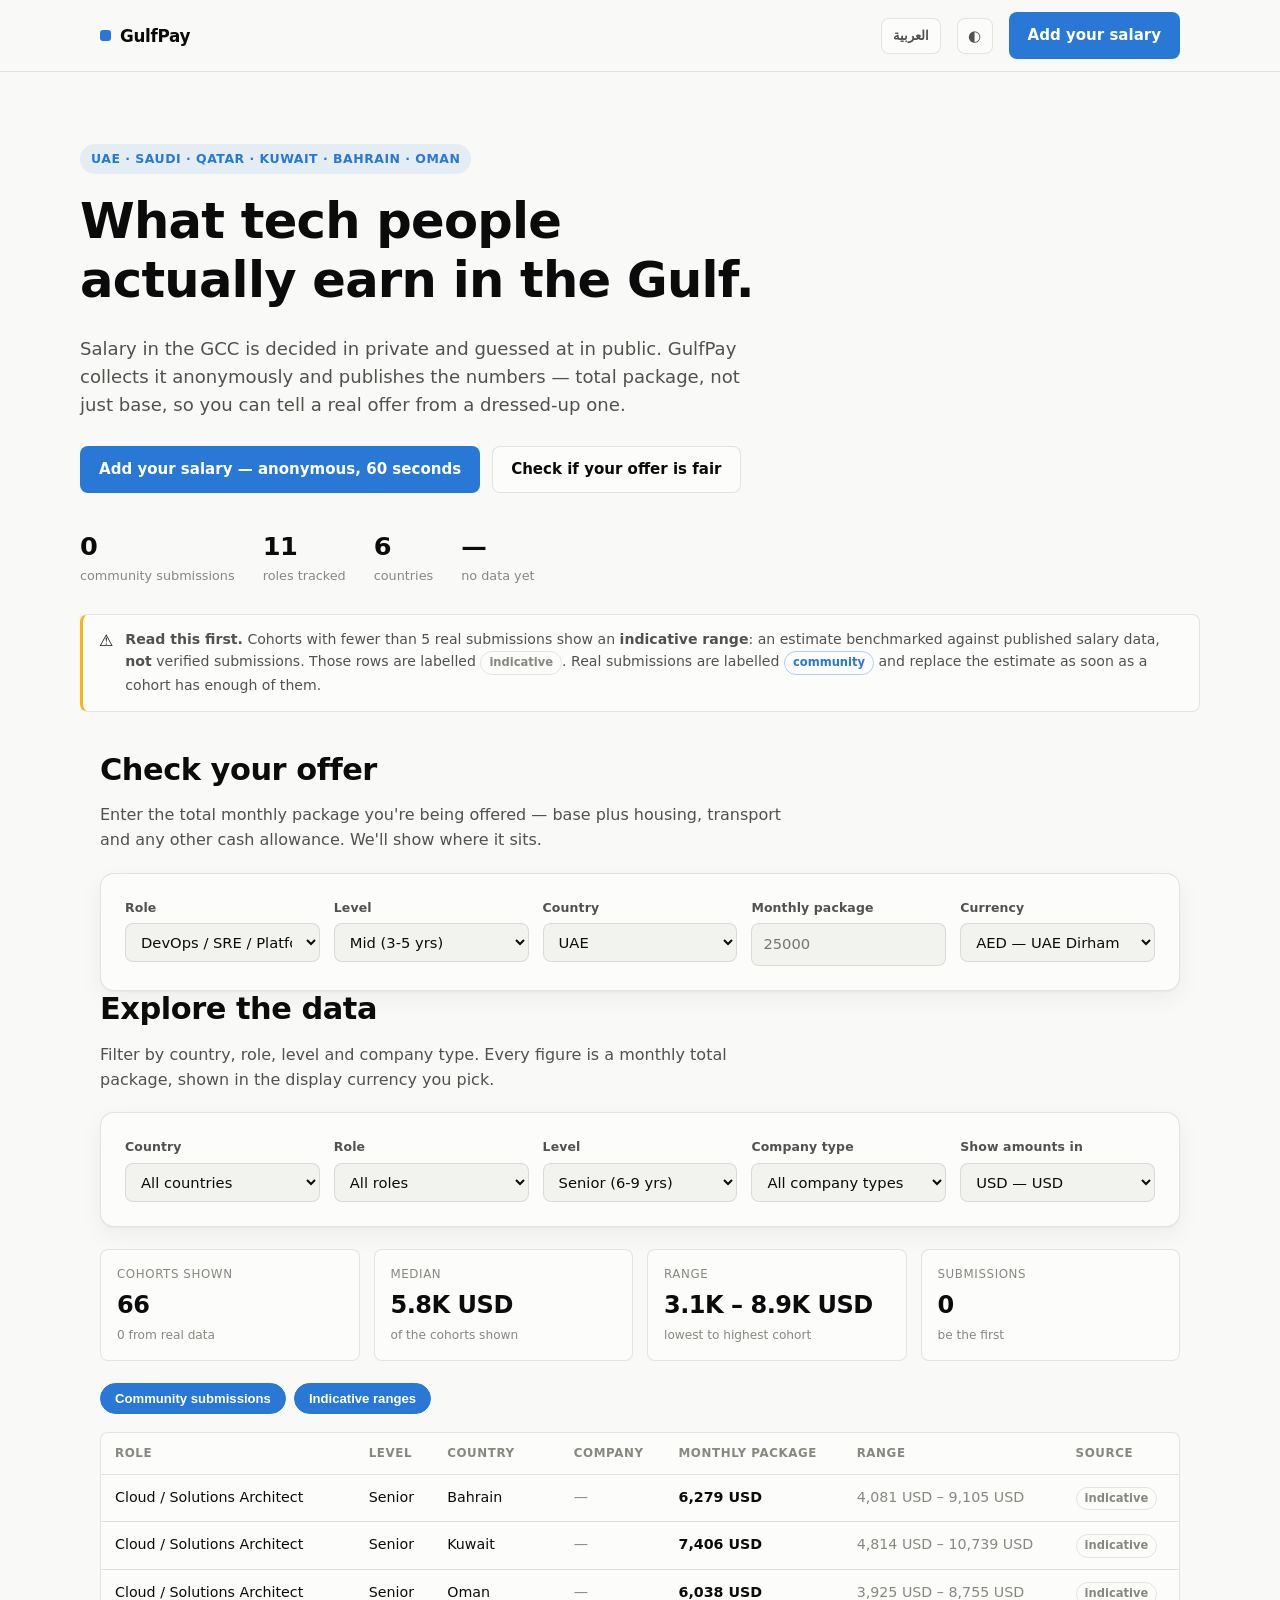
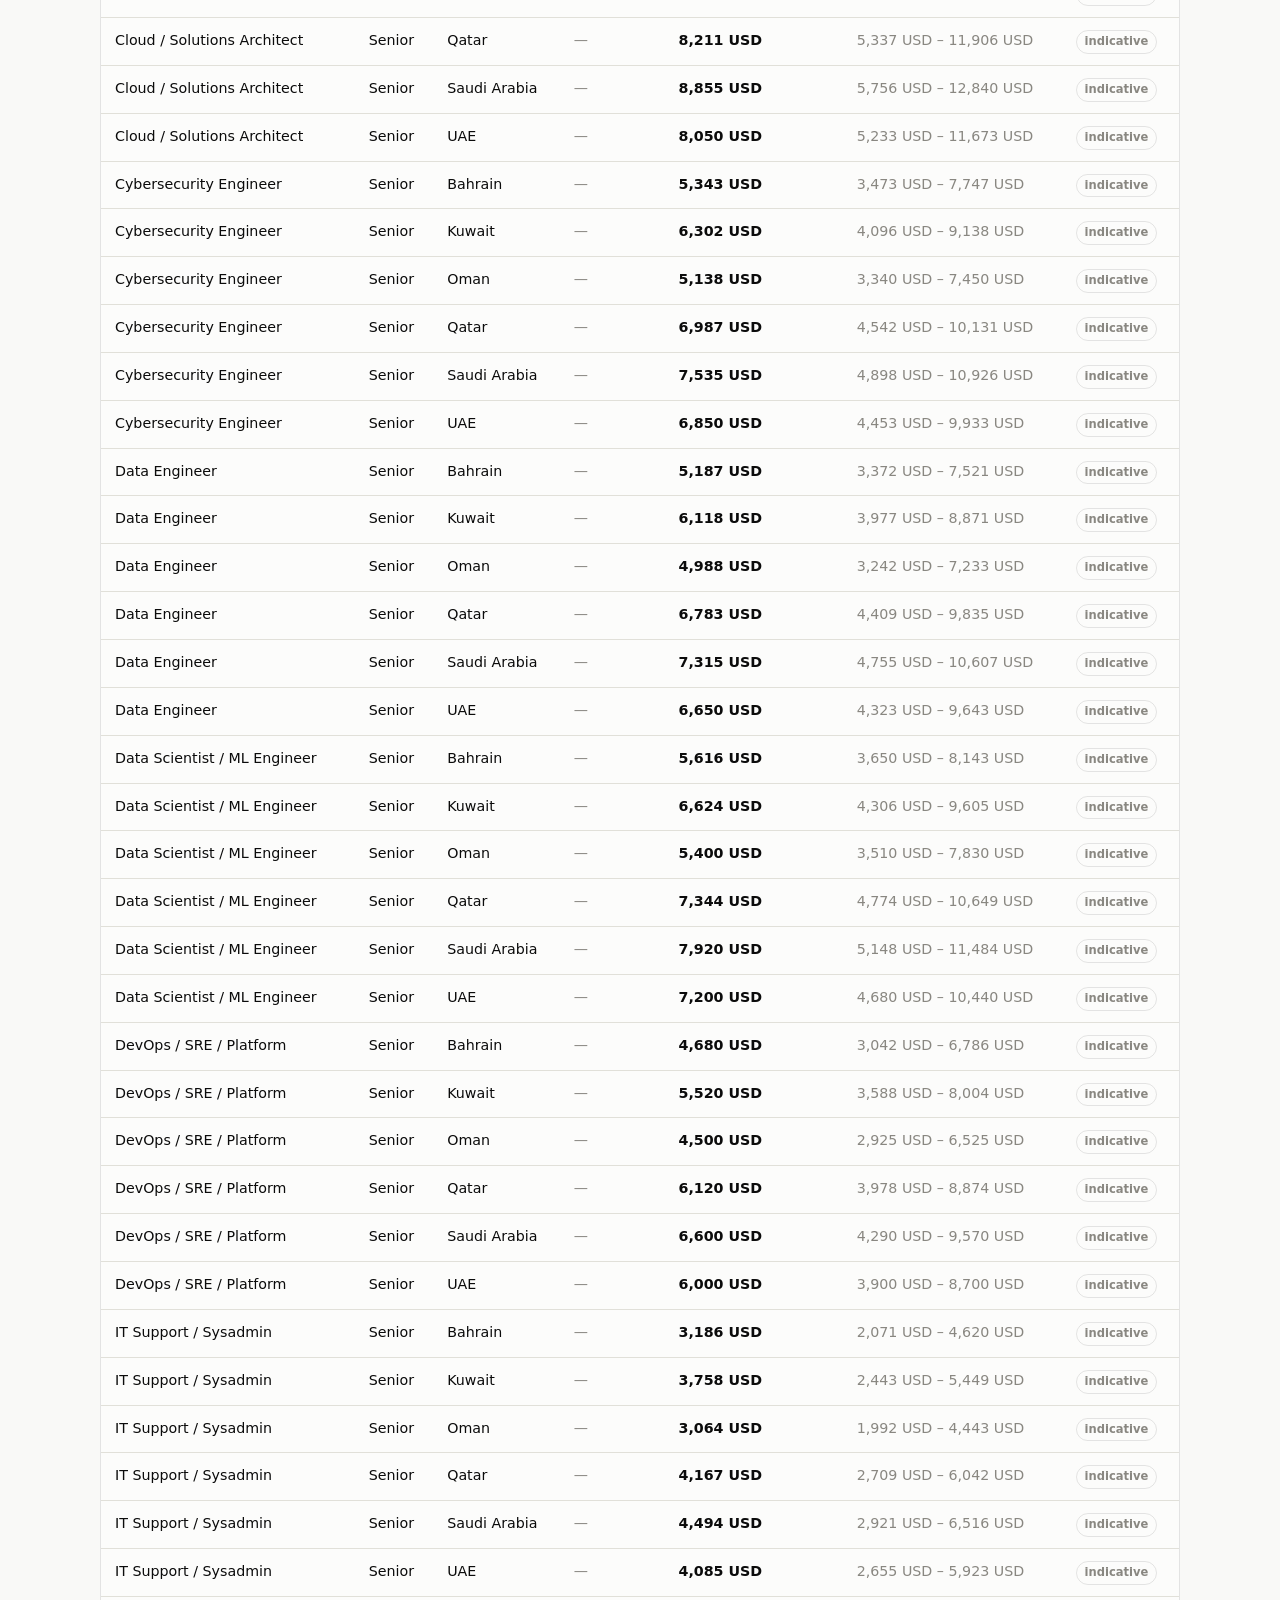
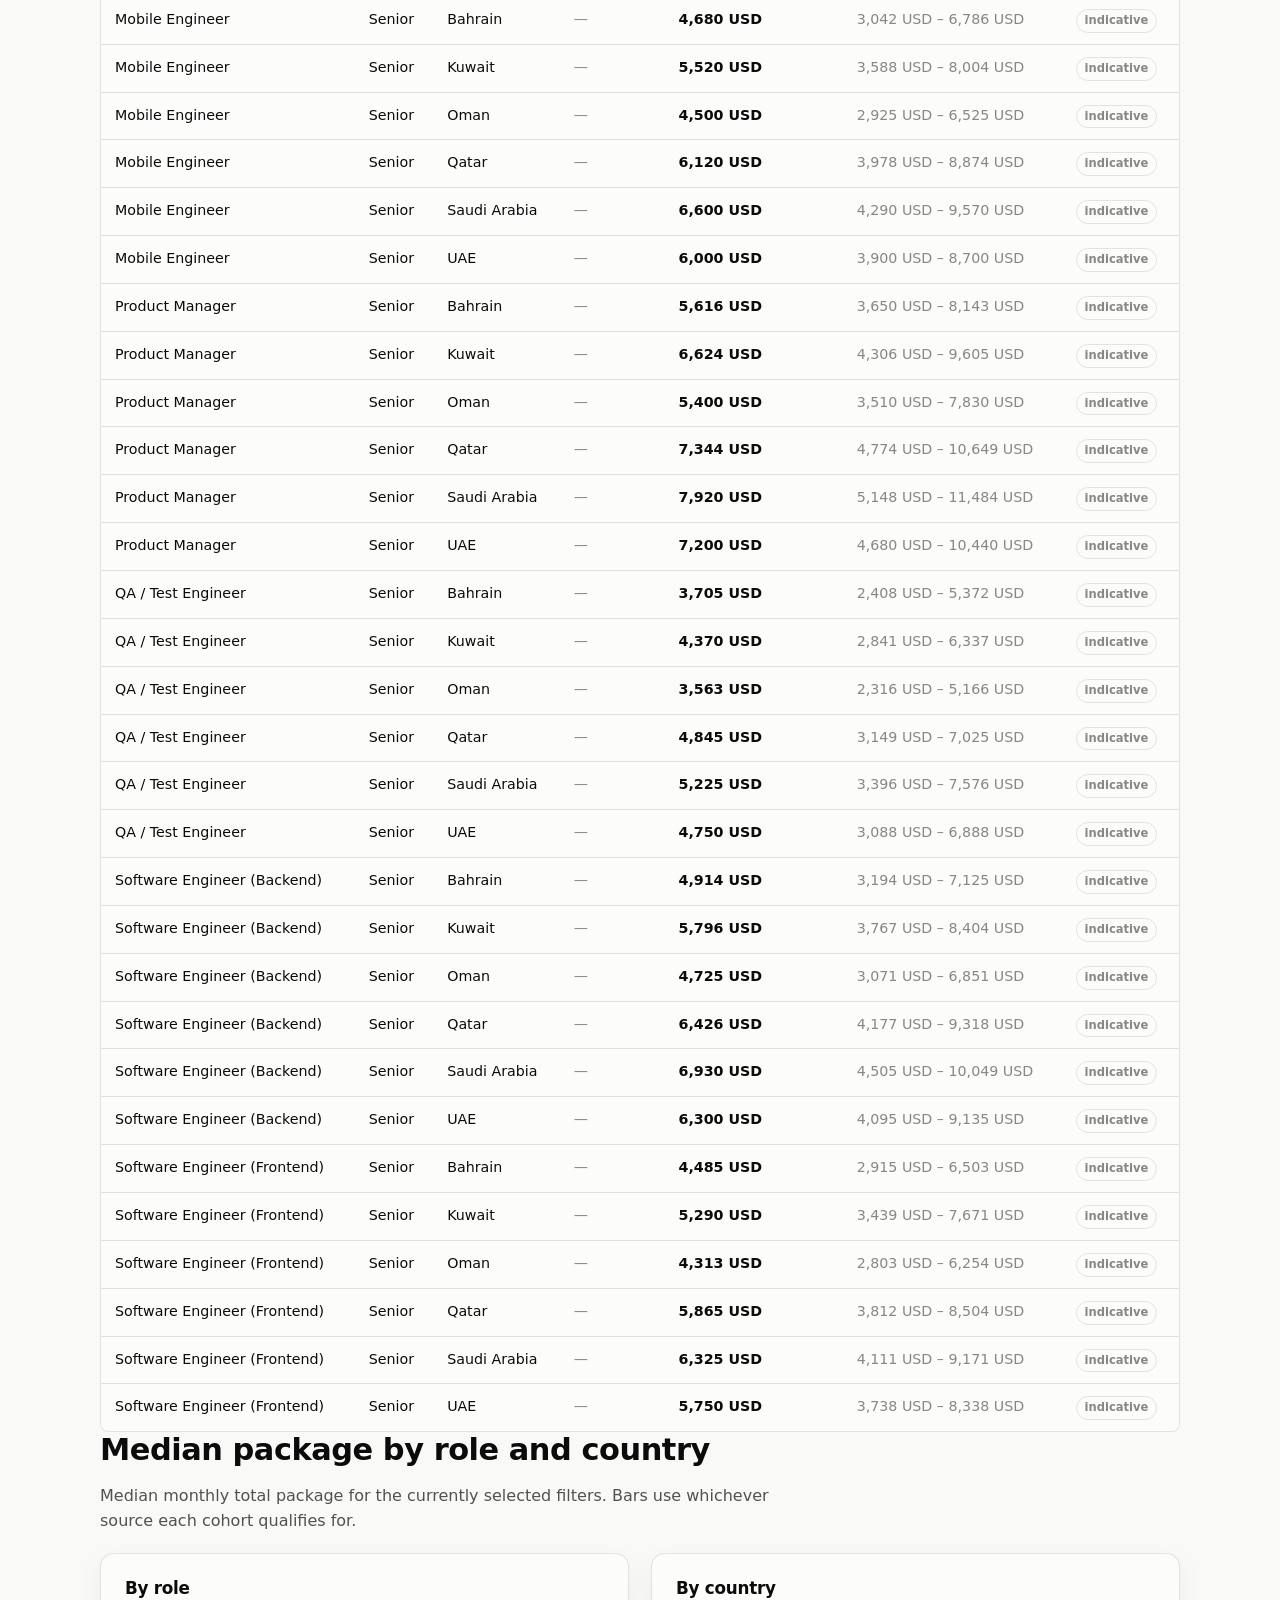
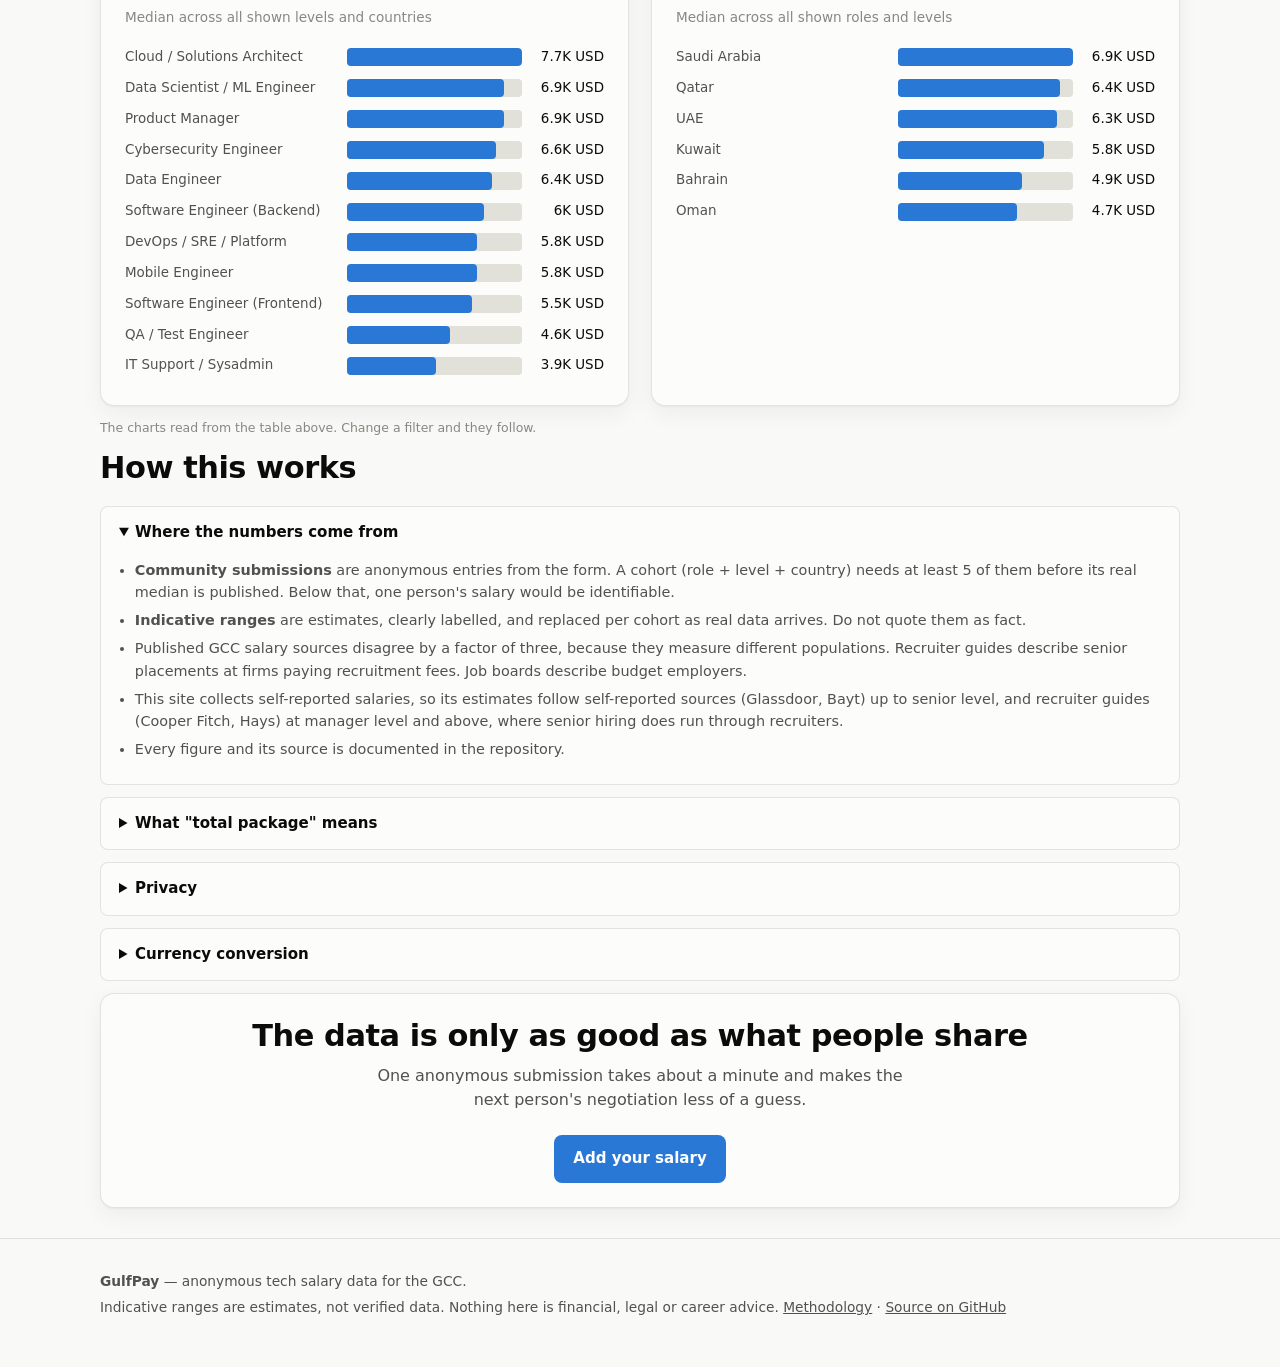
<file: index.html>
<!doctype html>
<html lang="en" dir="ltr">
<head>
<meta charset="utf-8">
<meta name="viewport" content="width=device-width, initial-scale=1">
<title>GulfPay — real tech salaries in the GCC</title>
<meta name="description" content="Crowdsourced tech salary data for the UAE, Saudi Arabia, Qatar, Kuwait, Bahrain and Oman. See what engineers, DevOps, data and product people actually earn — and check whether your offer is fair.">
<link rel="canonical" href="https://ahmed-g-ibra.github.io/gulfpay/">
<meta property="og:url" content="https://ahmed-g-ibra.github.io/gulfpay/">
<meta property="og:title" content="GulfPay — real tech salaries in the GCC">
<meta property="og:description" content="What tech people actually earn in the Gulf. Anonymous, crowdsourced, free.">
<meta property="og:type" content="website">
<meta property="og:site_name" content="GulfPay">
<meta property="og:locale" content="en_US">
<meta property="og:image" content="https://ahmed-g-ibra.github.io/gulfpay/assets/og.jpg">
<meta property="og:image:width" content="1200">
<meta property="og:image:height" content="630">
<meta property="og:image:alt" content="GulfPay — what tech people actually earn in the Gulf">
<meta name="twitter:card" content="summary_large_image">
<meta name="twitter:title" content="GulfPay — real tech salaries in the GCC">
<meta name="twitter:description" content="What tech people actually earn in the Gulf. Anonymous, crowdsourced, free.">
<meta name="twitter:image" content="https://ahmed-g-ibra.github.io/gulfpay/assets/og.jpg">
<link rel="alternate" hreflang="en" href="https://ahmed-g-ibra.github.io/gulfpay/">
<link rel="alternate" hreflang="ar" href="https://ahmed-g-ibra.github.io/gulfpay/?lang=ar">
<link rel="alternate" hreflang="x-default" href="https://ahmed-g-ibra.github.io/gulfpay/">
<link rel="icon" href="data:image/svg+xml,<svg xmlns='http://www.w3.org/2000/svg' viewBox='0 0 100 100'><rect width='100' height='100' rx='22' fill='%232a78d6'/></svg>">
<link rel="stylesheet" href="assets/css/styles.css">
</head>
<body>

<a href="#top" class="skip-link" data-i18n="skip.link">Skip to content</a>

<header class="site">
  <div class="bar">
    <a class="brand" href="#top"><span class="dot"></span> GulfPay</a>
    <span class="spacer"></span>
    <button class="iconbtn langbtn" id="langToggle" aria-label="Switch language">العربية</button>
    <button class="iconbtn" id="themeToggle" aria-label="Switch colour theme" title="Switch theme">◐</button>
    <a class="btn btn-primary" id="ctaHeader" href="#" hidden data-i18n="nav.add">Add your salary</a>
  </div>
</header>

<main id="top">

  <div class="hero wrap">
    <span class="eyebrow" data-i18n="hero.eyebrow">UAE · Saudi · Qatar · Kuwait · Bahrain · Oman</span>
    <h1><span data-i18n="hero.title1">What tech people</span><br><span data-i18n="hero.title2">actually earn in the Gulf.</span></h1>
    <p class="lead" data-i18n="hero.lead">Salary in the GCC is decided in private and guessed at in public.</p>
    <div class="cta">
      <a class="btn btn-primary" id="ctaHero" href="#" hidden data-i18n="hero.cta1">Add your salary — anonymous, 60 seconds</a>
      <a class="btn btn-ghost" href="#check" data-i18n="hero.cta2">Check if your offer is fair</a>
    </div>
    <div class="counter">
      <div><b id="statCount">—</b><span data-i18n="hero.stat1">community submissions</span></div>
      <div><b id="statRoles">11</b><span data-i18n="hero.stat2">roles tracked</span></div>
      <div><b id="statCountries">6</b><span data-i18n="hero.stat3">countries</span></div>
      <div><b id="statUpdated">—</b><span data-i18n="hero.stat4">last updated</span></div>
    </div>
    <div class="notice" id="seedNotice" style="margin-top:28px">
      <span class="ico">⚠︎</span>
      <p data-i18n-html="notice.html"></p>
    </div>
  </div>

  <section class="wrap" id="check">
    <div class="sec-head">
      <h2 data-i18n="check.h2">Check your offer</h2>
      <p data-i18n="check.lead"></p>
    </div>
    <div class="card">
      <div class="grid-fields">
        <div class="field"><label for="cRole" data-i18n="check.role">Role</label><select id="cRole"></select></div>
        <div class="field"><label for="cLevel" data-i18n="check.level">Level</label><select id="cLevel"></select></div>
        <div class="field"><label for="cCountry" data-i18n="check.country">Country</label><select id="cCountry"></select></div>
        <div class="field"><label for="cAmount" data-i18n="check.amount">Monthly package</label><input id="cAmount" type="number" min="0" step="100" placeholder="25000" inputmode="numeric"></div>
        <div class="field"><label for="cCurrency" data-i18n="check.currency">Currency</label><select id="cCurrency"></select></div>
      </div>

      <div class="result" id="cResult" hidden>
        <div class="verdict" id="cVerdict">
          <span class="pct" id="cPct">—</span>
          <span class="label" id="cLabel">—</span>
        </div>
        <p class="small" id="cExplain" style="margin:0"></p>
        <div class="strip" id="cStrip" aria-hidden="true">
          <div class="fill" id="cFill" style="width:0%"></div>
          <div class="you" id="cYou" style="inset-inline-start:0%"></div>
        </div>
        <div class="strip-labels">
          <span data-i18n="check.low">bottom of market</span>
          <span data-i18n="check.mid">median</span>
          <span data-i18n="check.high">top of market</span>
        </div>
        <div class="band" id="cBand">
          <div><span data-i18n="check.p25">25th percentile</span><b id="cP25">—</b></div>
          <div><span data-i18n="check.p50">Median</span><b id="cP50">—</b></div>
          <div><span data-i18n="check.p75">75th percentile</span><b id="cP75">—</b></div>
        </div>
        <p class="small muted" id="cBasis" style="margin:14px 0 0"></p>
      </div>
    </div>
  </section>

  <section class="wrap" id="explore">
    <div class="sec-head">
      <h2 data-i18n="explore.h2">Explore the data</h2>
      <p data-i18n="explore.lead"></p>
    </div>

    <div class="card" style="margin-bottom:22px">
      <div class="grid-fields">
        <div class="field"><label for="fCountry" data-i18n="check.country">Country</label><select id="fCountry"></select></div>
        <div class="field"><label for="fRole" data-i18n="check.role">Role</label><select id="fRole"></select></div>
        <div class="field"><label for="fLevel" data-i18n="check.level">Level</label><select id="fLevel"></select></div>
        <div class="field"><label for="fCompany" data-i18n="explore.company">Company type</label><select id="fCompany"></select></div>
        <div class="field"><label for="fDisplay" data-i18n="explore.display">Show amounts in</label><select id="fDisplay"></select></div>
      </div>
    </div>

    <div class="tiles" id="tiles"></div>

    <div class="toggle-row">
      <button class="chip" id="chipCommunity" aria-pressed="true" data-i18n="explore.chipCommunity">Community submissions</button>
      <button class="chip" id="chipRef" aria-pressed="true" data-i18n="explore.chipRef">Indicative ranges</button>
    </div>

    <div class="table-scroll">
      <table id="dataTable">
        <caption class="sr-only" data-i18n="table.caption">Median monthly total package by role, level and country</caption>
        <thead>
          <tr>
            <th scope="col" data-i18n="th.role">Role</th>
            <th scope="col" data-i18n="th.level">Level</th>
            <th scope="col" data-i18n="th.country">Country</th>
            <th scope="col" data-i18n="th.company">Company</th>
            <th scope="col" class="num" data-i18n="th.package">Monthly package</th>
            <th scope="col" class="num" data-i18n="th.range">Range</th>
            <th scope="col" data-i18n="th.source">Source</th>
          </tr>
        </thead>
        <tbody id="tbody"></tbody>
      </table>
      <div class="empty" id="emptyState" hidden data-i18n="explore.empty">No rows match these filters.</div>
    </div>
  </section>

  <section class="wrap" id="charts">
    <div class="sec-head">
      <h2 data-i18n="charts.h2">Median package by role and country</h2>
      <p data-i18n="charts.lead"></p>
    </div>
    <div class="two-col">
      <div class="card">
        <h3 data-i18n="charts.byRole">By role</h3>
        <p class="small muted" id="chartRoleSub" style="margin-bottom:14px"></p>
        <div class="chart" id="chartRole"></div>
      </div>
      <div class="card">
        <h3 data-i18n="charts.byCountry">By country</h3>
        <p class="small muted" id="chartCountrySub" style="margin-bottom:14px"></p>
        <div class="chart" id="chartCountry"></div>
      </div>
    </div>
    <p class="chart-note" data-i18n="charts.note"></p>
  </section>

  <section class="wrap" id="method">
    <div class="sec-head"><h2 data-i18n="method.h2">How this works</h2></div>
    <details class="method" open>
      <summary data-i18n="method.s1">Where the numbers come from</summary>
      <div class="body" data-i18n-html="method.b1"></div>
    </details>
    <details class="method">
      <summary data-i18n="method.s2">What "total package" means</summary>
      <div class="body" data-i18n-html="method.b2"></div>
    </details>
    <details class="method">
      <summary data-i18n="method.s3">Privacy</summary>
      <div class="body" data-i18n-html="method.b3"></div>
    </details>
    <details class="method">
      <summary data-i18n="method.s4">Currency conversion</summary>
      <div class="body" data-i18n-html="method.b4"></div>
    </details>
  </section>

  <section class="wrap" id="contribute">
    <div class="card" style="text-align:center">
      <h2 style="margin-bottom:.3em" data-i18n="contribute.h2">The data is only as good as what people share</h2>
      <p style="max-width:52ch;margin:0 auto 22px" data-i18n="contribute.lead"></p>
      <a class="btn btn-primary" id="ctaFooter" href="#" hidden data-i18n="nav.add">Add your salary</a>
      <p class="small muted" id="noFormHint" data-i18n="contribute.hint"></p>
    </div>
  </section>

</main>

<footer class="site">
  <div class="wrap">
    <p style="margin:0 0 .4em"><b data-i18n="footer.1">GulfPay</b> <span data-i18n="footer.2">— anonymous tech salary data for the GCC.</span></p>
    <p style="margin:0">
      <span data-i18n="footer.3"></span>
      <a href="#method" data-i18n="footer.method">Methodology</a><span id="repoWrap" hidden> · <a id="repoLink" href="#" data-i18n="footer.source">Source on GitHub</a></span>
    </p>
  </div>
</footer>

<script type="module" src="assets/js/app.js"></script>
</body>
</html>
</file>
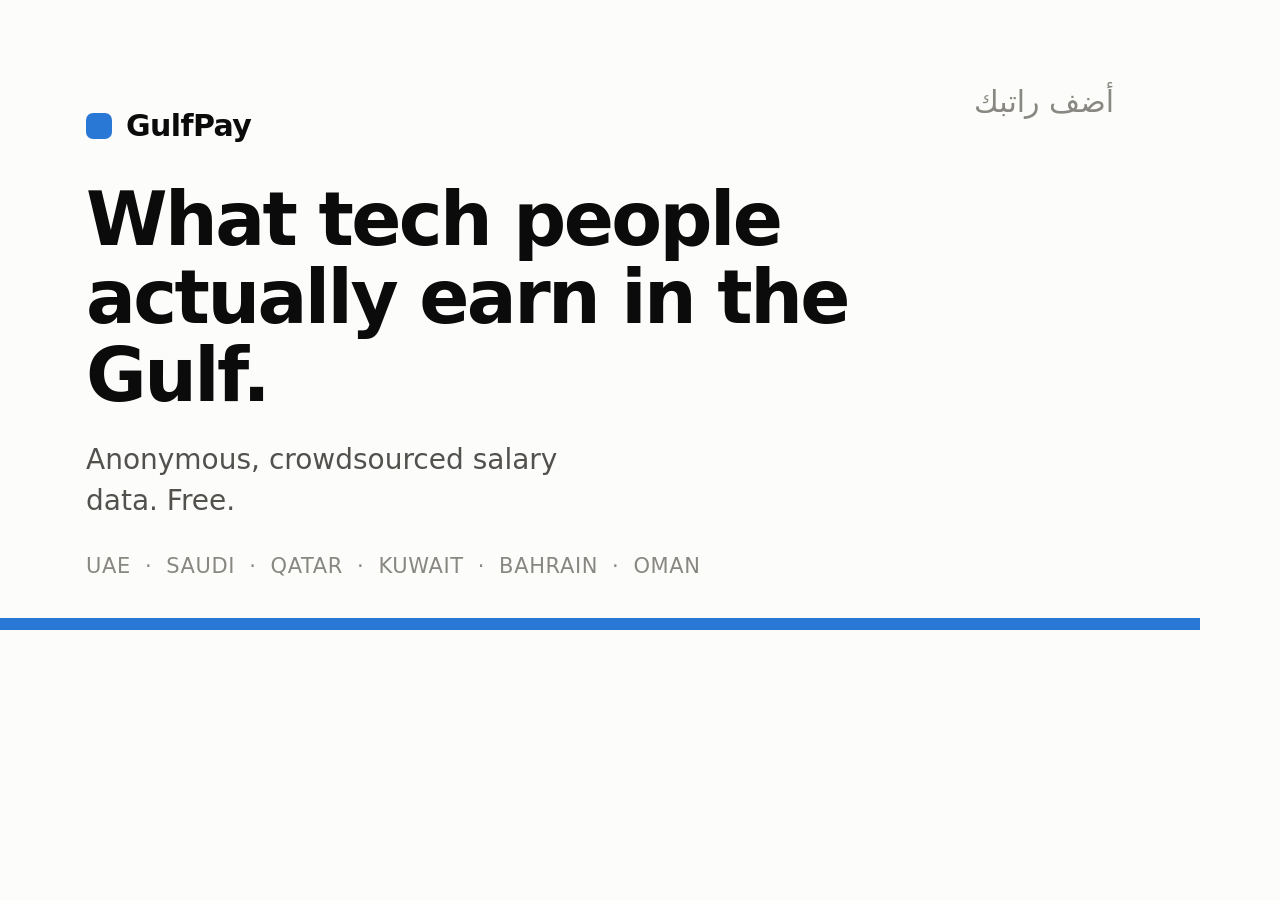
<file: assets/og.html>
<!doctype html>
<html lang="en"><head><meta charset="utf-8">
<title>GulfPay social card</title>
<style>
  html,body{margin:0;padding:0}
  body{width:1200px;height:630px;background:#fcfcfb;color:#0b0b0b;
       font-family:system-ui,-apple-system,"Segoe UI",Roboto,sans-serif;
       display:flex;flex-direction:column;justify-content:center;
       padding:0 86px;box-sizing:border-box;position:relative}
  .brand{display:flex;align-items:center;gap:14px;font-size:30px;font-weight:700;letter-spacing:-.02em;margin-bottom:38px}
  .dot{width:26px;height:26px;border-radius:7px;background:#2a78d6}
  h1{font-size:74px;line-height:1.05;letter-spacing:-.035em;margin:0 0 26px;font-weight:700;max-width:16ch}
  p{font-size:28px;line-height:1.45;color:#52514e;margin:0;max-width:30ch}
  .bar{position:absolute;left:0;right:0;bottom:0;height:12px;background:#2a78d6}
  .countries{position:absolute;bottom:52px;left:86px;display:flex;gap:14px;font-size:21px;color:#898781;letter-spacing:.03em}
  .ar{position:absolute;top:84px;right:86px;font-size:30px;color:#898781;direction:rtl;text-align:right}
</style></head>
<body>
  <div class="brand"><span class="dot"></span>GulfPay</div>
  <div class="ar">أضف راتبك</div>
  <h1>What tech people actually earn in the Gulf.</h1>
  <p>Anonymous, crowdsourced salary data. Free.</p>
  <div class="countries"><span>UAE</span><span>·</span><span>SAUDI</span><span>·</span><span>QATAR</span><span>·</span><span>KUWAIT</span><span>·</span><span>BAHRAIN</span><span>·</span><span>OMAN</span></div>
  <div class="bar"></div>
</body></html>
</file>
<file: assets/css/styles.css>
/* GulfPay — tokens follow the validated reference palette (light + dark are
   both selected sets, not an automatic flip). */
:root {
  color-scheme: light;
  --page:           #f9f9f7;
  --surface:        #fcfcfb;
  --surface-sunk:   #f2f2ee;
  --ink:            #0b0b0b;
  --ink-2:          #52514e;
  --ink-muted:      #898781;
  --grid:           #e1e0d9;
  --axis:           #c3c2b7;
  --border:         rgba(11,11,11,0.10);
  --series-1:       #2a78d6;
  --series-1-soft:  #cde2fb;
  --series-2:       #eb6834;
  --good:           #0ca30c;
  --warning:        #fab219;
  --serious:        #ec835a;
  --critical:       #d03b3b;
  --radius:         14px;
  --radius-sm:      8px;
  --maxw:           1120px;
  --font: system-ui, -apple-system, "Segoe UI", Roboto, "Noto Sans Arabic", "Geeza Pro", Tahoma, sans-serif;
  --shadow: 0 1px 2px rgba(11,11,11,.04), 0 8px 24px rgba(11,11,11,.05);
}
@media (prefers-color-scheme: dark) {
  :root:where(:not([data-theme="light"])) {
    color-scheme: dark;
    --page:         #0d0d0d;
    --surface:      #1a1a19;
    --surface-sunk: #141413;
    --ink:          #f0efec;
    --ink-2:        #c3c2b7;
    --ink-muted:    #898781;
    --grid:         #2c2c2a;
    --axis:         #383835;
    --border:       rgba(255,255,255,0.10);
    --series-1:     #3987e5;
    --series-1-soft:#184f95;
    --series-2:     #d95926;
    --shadow: 0 1px 2px rgba(0,0,0,.4), 0 8px 24px rgba(0,0,0,.35);
  }
}
:root[data-theme="dark"] {
  color-scheme: dark;
  --page:         #0d0d0d;
  --surface:      #1a1a19;
  --surface-sunk: #141413;
  --ink:          #f0efec;
  --ink-2:        #c3c2b7;
  --ink-muted:    #898781;
  --grid:         #2c2c2a;
  --axis:         #383835;
  --border:       rgba(255,255,255,0.10);
  --series-1:     #3987e5;
  --series-1-soft:#184f95;
  --series-2:     #d95926;
  --shadow: 0 1px 2px rgba(0,0,0,.4), 0 8px 24px rgba(0,0,0,.35);
}

* { box-sizing: border-box; }
html { scroll-behavior: smooth; }
body {
  margin: 0;
  background: var(--page);
  color: var(--ink);
  font-family: var(--font);
  font-size: 16px;
  line-height: 1.55;
  -webkit-font-smoothing: antialiased;
}
.wrap { max-width: var(--maxw); margin: 0 auto; padding: 0 20px; }
a { color: var(--series-1); }
h1, h2, h3 { line-height: 1.2; letter-spacing: -0.015em; margin: 0 0 .5em; }
h1 { font-size: clamp(2rem, 5vw, 3.1rem); font-weight: 700; }
h2 { font-size: clamp(1.4rem, 3vw, 1.9rem); font-weight: 650; }
h3 { font-size: 1.05rem; font-weight: 640; }
p  { margin: 0 0 1em; color: var(--ink-2); }
.small { font-size: .85rem; }
.muted { color: var(--ink-muted); }

/* ---------- header ---------- */
header.site {
  position: sticky; top: 0; z-index: 50;
  background: color-mix(in srgb, var(--page) 88%, transparent);
  backdrop-filter: saturate(180%) blur(12px);
  border-bottom: 1px solid var(--border);
}
header.site .bar {
  max-width: var(--maxw); margin: 0 auto; padding: 12px 20px;
  display: flex; align-items: center; gap: 16px;
}
.brand { display: flex; align-items: center; gap: 9px; font-weight: 700; letter-spacing: -.02em; font-size: 1.05rem; color: var(--ink); text-decoration: none; }
.brand .dot { width: 11px; height: 11px; border-radius: 3px; background: var(--series-1); }
.spacer { flex: 1; }
.iconbtn {
  background: var(--surface); border: 1px solid var(--border); color: var(--ink-2);
  width: 36px; height: 36px; border-radius: var(--radius-sm); cursor: pointer;
  display: grid; place-items: center; font-size: 15px;
}
.iconbtn:hover { color: var(--ink); }

/* ---------- buttons ---------- */
.btn {
  display: inline-flex; align-items: center; gap: 8px; justify-content: center;
  padding: 11px 18px; border-radius: var(--radius-sm); font-weight: 600; font-size: .94rem;
  text-decoration: none; cursor: pointer; border: 1px solid transparent; transition: .15s;
}
.btn-primary { background: var(--series-1); color: #fff; }
.btn-primary:hover { filter: brightness(1.08); }
.btn-ghost { background: var(--surface); color: var(--ink); border-color: var(--border); }
.btn-ghost:hover { border-color: var(--axis); }
.btn[hidden] { display: none; }

/* ---------- hero ---------- */
.hero { padding: 72px 0 40px; }
.hero .eyebrow {
  display: inline-flex; align-items: center; gap: 8px; font-size: .78rem; font-weight: 600;
  letter-spacing: .04em; text-transform: uppercase; color: var(--series-1);
  background: color-mix(in srgb, var(--series-1) 10%, transparent);
  padding: 5px 11px; border-radius: 999px; margin-bottom: 18px;
}
.hero p.lead { font-size: 1.13rem; max-width: 60ch; }
.hero .cta { display: flex; gap: 12px; flex-wrap: wrap; margin-top: 26px; }
.counter { display: flex; gap: 28px; margin-top: 34px; flex-wrap: wrap; }
.counter div { display: flex; flex-direction: column; }
.counter b { font-size: 1.6rem; font-weight: 700; letter-spacing: -.02em; }
.counter span { font-size: .8rem; color: var(--ink-muted); }

/* ---------- notice ---------- */
.notice {
  display: flex; gap: 12px; align-items: flex-start;
  background: var(--surface); border: 1px solid var(--border);
  border-inline-start: 3px solid var(--warning);
  border-radius: var(--radius-sm); padding: 14px 16px; margin: 8px 0 0;
}
.notice .ico { flex: none; font-size: 1rem; line-height: 1.5; }
.notice p { margin: 0; font-size: .88rem; }

/* ---------- cards / sections ---------- */
section { padding: 46px 0; }
.card {
  background: var(--surface); border: 1px solid var(--border);
  border-radius: var(--radius); padding: 24px; box-shadow: var(--shadow);
}
.sec-head { margin-bottom: 20px; }
.sec-head p { margin: 0; max-width: 68ch; }

/* ---------- form controls ---------- */
.field { display: flex; flex-direction: column; gap: 6px; }
.field label { font-size: .78rem; font-weight: 600; color: var(--ink-2); letter-spacing: .01em; }
select, input[type="number"], input[type="text"] {
  font: inherit; font-size: .92rem; color: var(--ink);
  background: var(--surface-sunk); border: 1px solid var(--border);
  border-radius: var(--radius-sm); padding: 9px 11px; width: 100%;
}
select:focus, input:focus { outline: 2px solid var(--series-1); outline-offset: 1px; }
.grid-fields { display: grid; grid-template-columns: repeat(auto-fit, minmax(160px, 1fr)); gap: 14px; }

/* ---------- calculator result ---------- */
.result { margin-top: 22px; border-top: 1px solid var(--border); padding-top: 22px; }
.result[hidden] { display: none; }
.verdict { display: flex; align-items: baseline; gap: 12px; flex-wrap: wrap; margin-bottom: 6px; }
.verdict .pct { font-size: 2.6rem; font-weight: 700; letter-spacing: -.03em; }
.verdict .label { font-size: 1.05rem; font-weight: 640; }
.verdict .label::before { content: "● "; }
.v-strong  .label, .v-good .label { color: var(--good); }
.v-fair    .label { color: var(--ink-2); }
.v-low     .label { color: var(--serious); }
.v-verylow .label { color: var(--critical); }

/* percentile strip */
.strip { position: relative; height: 10px; border-radius: 999px; background: var(--grid); margin: 20px 0 8px; }
.strip .fill { position: absolute; inset-block: 0; inset-inline-start: 0; border-radius: 999px; background: var(--series-1-soft); }
.strip .you {
  position: absolute; top: -5px; inset-inline-start: 0; width: 4px; height: 20px; border-radius: 2px;
  background: var(--series-1); box-shadow: 0 0 0 2px var(--surface);
}
.strip-labels { display: flex; justify-content: space-between; font-size: .75rem; color: var(--ink-muted); }
.band { display: grid; grid-template-columns: repeat(3, 1fr); gap: 12px; margin-top: 18px; }
.band div { background: var(--surface-sunk); border-radius: var(--radius-sm); padding: 11px 13px; }
.band span { display: block; font-size: .74rem; color: var(--ink-muted); text-transform: uppercase; letter-spacing: .05em; }
.band b { font-size: 1.1rem; font-variant-numeric: tabular-nums; }

/* ---------- stat tiles ---------- */
.tiles { display: grid; grid-template-columns: repeat(auto-fit, minmax(150px, 1fr)); gap: 14px; margin-bottom: 22px; }
.tile { background: var(--surface); border: 1px solid var(--border); border-radius: var(--radius-sm); padding: 15px 16px; }
.tile span { display: block; font-size: .74rem; color: var(--ink-muted); text-transform: uppercase; letter-spacing: .05em; margin-bottom: 4px; }
.tile b { font-size: 1.5rem; font-weight: 700; letter-spacing: -.02em; }
.tile small { display: block; color: var(--ink-muted); font-size: .76rem; margin-top: 2px; }

/* ---------- table ---------- */
.table-scroll { overflow-x: auto; border: 1px solid var(--border); border-radius: var(--radius-sm); background: var(--surface); }
table { width: 100%; border-collapse: collapse; font-size: .89rem; min-width: 760px; }
thead th {
  text-align: start; font-size: .74rem; text-transform: uppercase; letter-spacing: .05em;
  color: var(--ink-muted); font-weight: 600; padding: 11px 14px;
  border-bottom: 1px solid var(--grid); white-space: nowrap; background: var(--surface);
  position: sticky; top: 0;
}
tbody td { padding: 11px 14px; border-bottom: 1px solid var(--grid); vertical-align: top; }
tbody tr:last-child td { border-bottom: 0; }
tbody tr:hover { background: var(--surface-sunk); }
td.num { font-variant-numeric: tabular-nums; white-space: nowrap; }
.pill {
  display: inline-block; font-size: .72rem; font-weight: 600; padding: 2px 8px;
  border-radius: 999px; border: 1px solid var(--border); color: var(--ink-2); white-space: nowrap;
}
.pill.ref { color: var(--ink-muted); }
.pill.community { color: var(--series-1); border-color: color-mix(in srgb, var(--series-1) 35%, transparent); }
.empty { padding: 40px 20px; text-align: center; color: var(--ink-muted); }

/* ---------- chart ---------- */
.chart { margin-top: 10px; }
.chart .row { display: grid; grid-template-columns: minmax(130px, 210px) 1fr auto; align-items: center; gap: 12px; padding: 5px 0; }
.chart .rl { font-size: .84rem; color: var(--ink-2); overflow: hidden; text-overflow: ellipsis; white-space: nowrap; }
.chart .track { position: relative; height: 18px; background: var(--grid); border-radius: 4px; overflow: hidden; }
.chart .bar { position: absolute; inset-inline-start: 0; top: 0; bottom: 0; background: var(--series-1); border-start-end-radius: 4px; border-end-end-radius: 4px; transition: width .4s ease; }
.chart .rv { font-size: .84rem; font-variant-numeric: tabular-nums; color: var(--ink); min-width: 70px; text-align: end; }
.chart .row:hover .bar { filter: brightness(1.12); }
.chart-note { font-size: .78rem; color: var(--ink-muted); margin-top: 12px; }
.two-col { display: grid; grid-template-columns: repeat(auto-fit, minmax(330px, 1fr)); gap: 22px; }

/* ---------- misc ---------- */
.toggle-row { display: flex; gap: 8px; flex-wrap: wrap; margin-bottom: 18px; }
.chip {
  font-size: .82rem; font-weight: 600; padding: 7px 14px; border-radius: 999px;
  border: 1px solid var(--border); background: var(--surface); color: var(--ink-2); cursor: pointer;
}
.chip[aria-pressed="true"] { background: var(--series-1); color: #fff; border-color: var(--series-1); }
details.method { border: 1px solid var(--border); border-radius: var(--radius-sm); background: var(--surface); padding: 0; margin-bottom: 12px; }
details.method summary { cursor: pointer; padding: 14px 18px; font-weight: 600; font-size: .94rem; }
details.method .body { padding: 0 18px 18px; font-size: .9rem; color: var(--ink-2); }
details.method .body ul { margin: 0 0 0 1.1em; padding: 0; }
details.method .body li { margin-bottom: .4em; }
footer.site { border-top: 1px solid var(--border); padding: 32px 0 48px; margin-top: 30px; font-size: .86rem; color: var(--ink-muted); }
footer.site a { color: var(--ink-2); }
.sr-only { position: absolute; width: 1px; height: 1px; padding: 0; margin: -1px; overflow: hidden; clip: rect(0,0,0,0); white-space: nowrap; border: 0; }
@media (max-width: 620px) {
  .hero { padding: 48px 0 28px; }
  .chart .row { grid-template-columns: minmax(96px, 130px) 1fr auto; }
  .band { grid-template-columns: 1fr; }
}


/* ---------- language toggle & RTL ---------- */
.iconbtn.langbtn { width: auto; padding: 0 11px; font-size: .82rem; font-weight: 600; }

[dir="rtl"] body { letter-spacing: 0; }
/* Arabic script has no uppercase, and letter-spacing breaks its joins. */
[dir="rtl"] .eyebrow,
[dir="rtl"] .tile span,
[dir="rtl"] .band span,
[dir="rtl"] thead th { text-transform: none; letter-spacing: 0; }
[dir="rtl"] h1, [dir="rtl"] h2, [dir="rtl"] h3 { letter-spacing: 0; }

/* Numbers stay left-to-right inside right-to-left text. */
[dir="rtl"] td.num,
[dir="rtl"] .chart .rv,
[dir="rtl"] .band b,
[dir="rtl"] .counter b,
[dir="rtl"] .tile b,
[dir="rtl"] .verdict .pct { direction: ltr; unicode-bidi: isolate; }
[dir="rtl"] td.num, [dir="rtl"] .chart .rv { text-align: end; }

/* The verdict dot sits before the label in reading order either way. */
[dir="rtl"] .verdict .label::before { content: ""; }
[dir="rtl"] .verdict .label::after { content: " ●"; }

/* Skip link: visible only when focused. */
.skip-link {
  position: absolute; inset-inline-start: -9999px; top: 8px; z-index: 100;
  background: var(--surface); color: var(--ink); border: 1px solid var(--border);
  border-radius: var(--radius-sm); padding: 10px 16px; font-weight: 600; text-decoration: none;
}
.skip-link:focus { inset-inline-start: 12px; outline: 2px solid var(--series-1); outline-offset: 2px; }
.verdict[hidden], .strip[hidden], .band[hidden] { display: none; }
</file>
